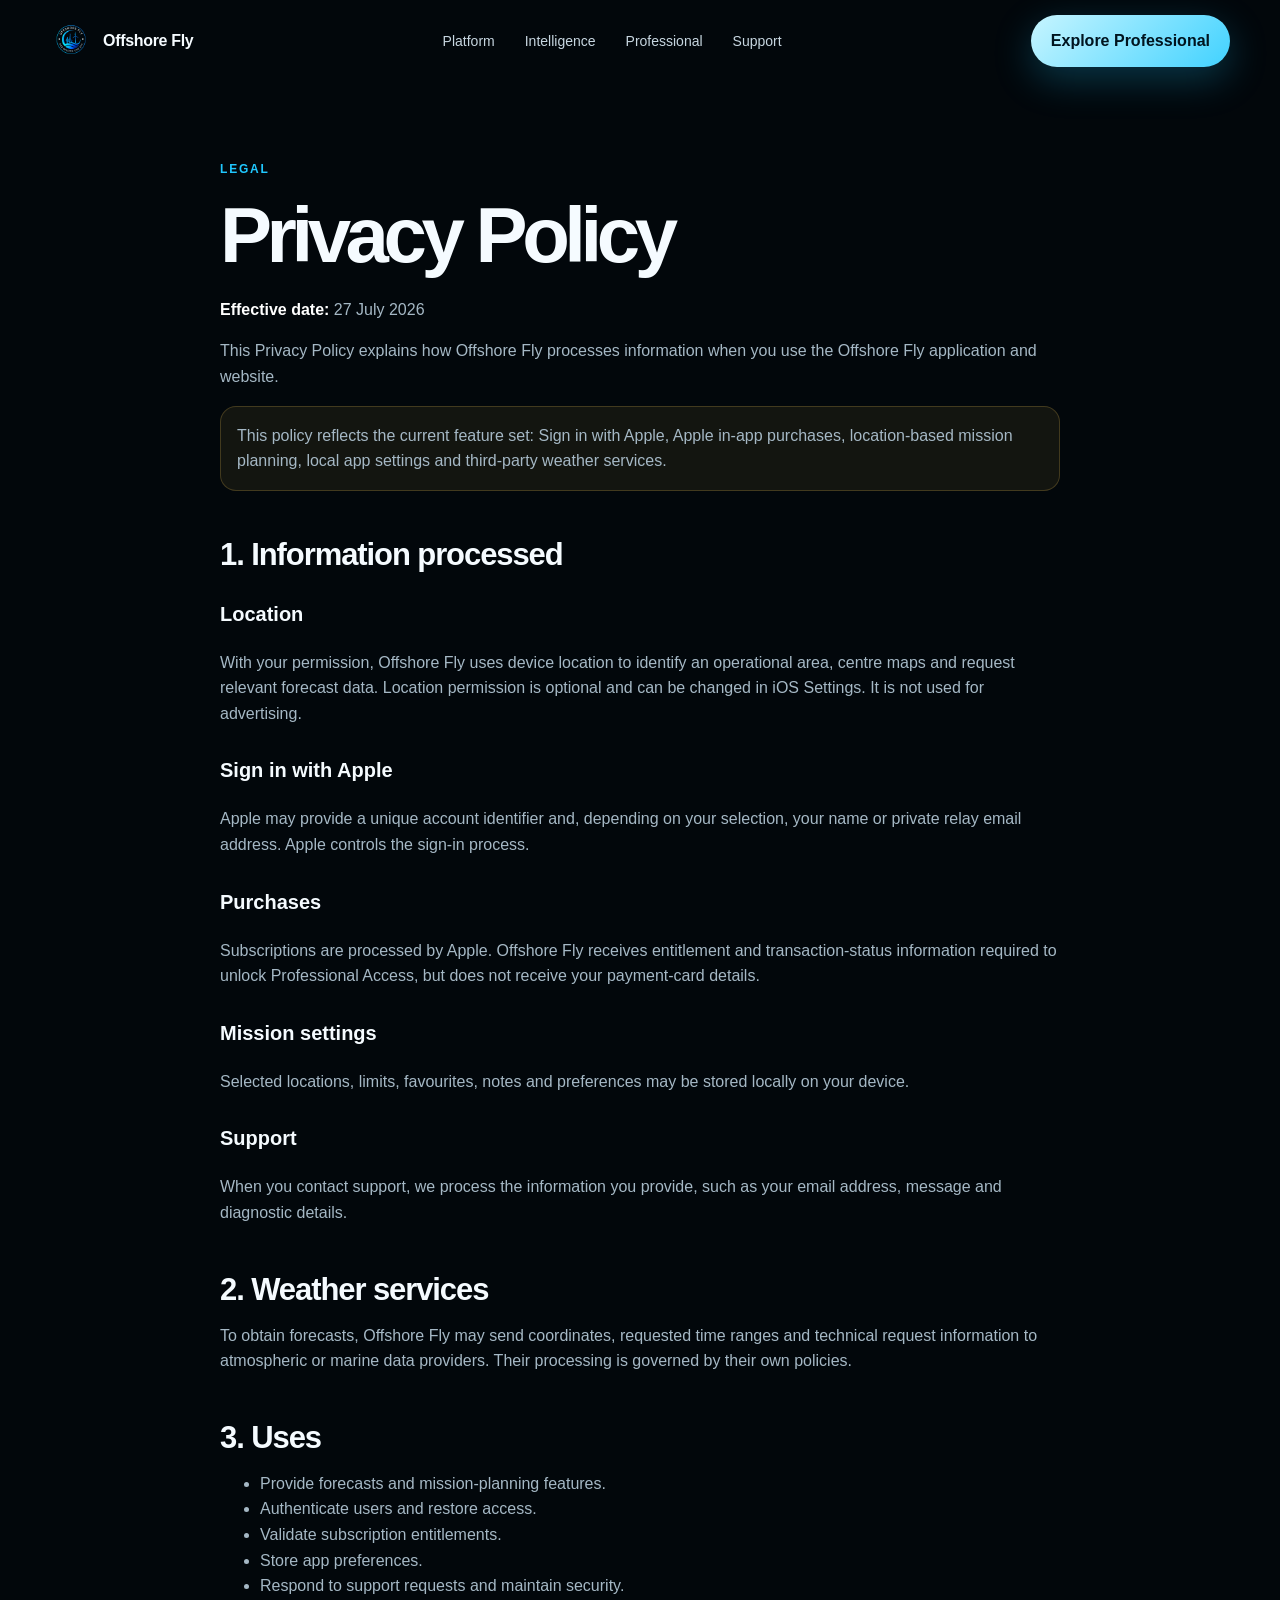
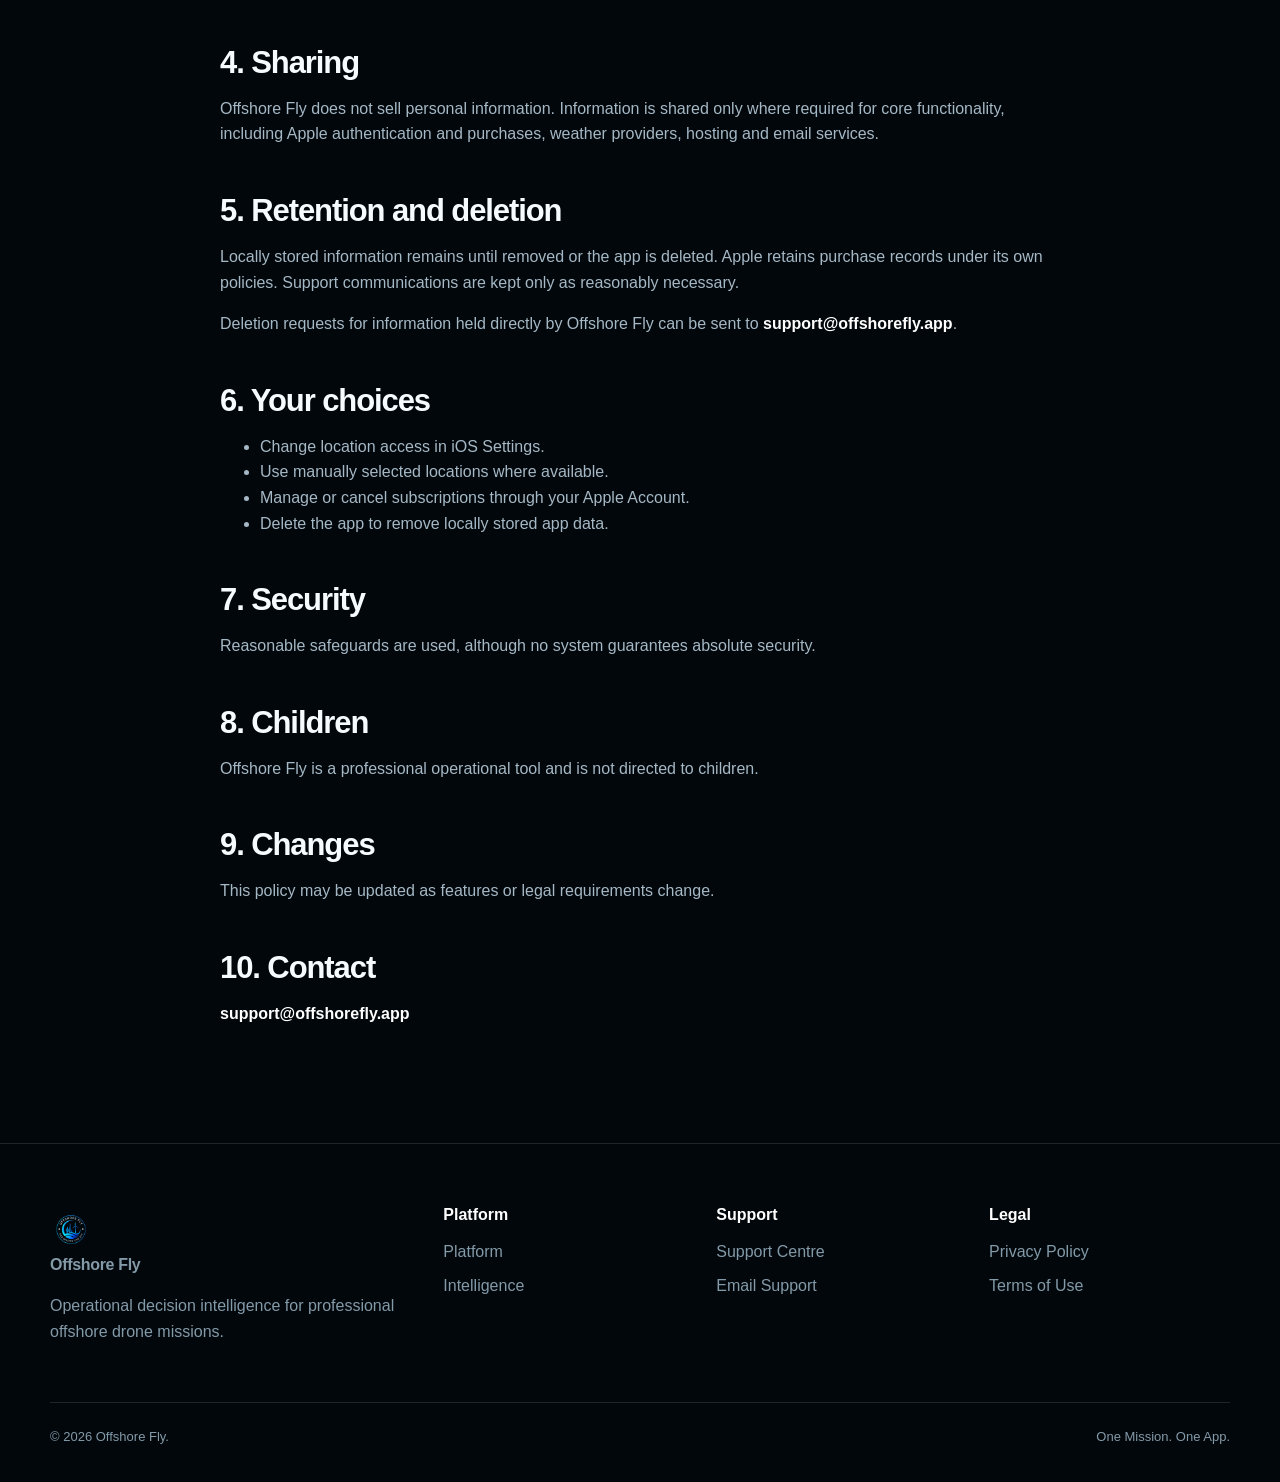
<file: privacy/index.html>
<!doctype html><html lang="en"><head><meta charset="utf-8"><meta name="viewport" content="width=device-width,initial-scale=1"><meta name="theme-color" content="#02070b"><meta name="description" content="Offshore Fly Privacy Policy"><title>Privacy Policy — Offshore Fly</title><link rel="icon" href="../assets/offshorefly-logo.png"><link rel="stylesheet" href="../styles.css"></head><body><nav class="nav scrolled"><div class="container nav-inner"><a class="brand" href="../"><img src="../assets/offshorefly-logo.png" alt="Offshore Fly logo"><span>Offshore Fly</span></a><div class="links"><a href="../#platform">Platform</a><a href="../#intelligence">Intelligence</a><a href="../#professional">Professional</a><a href="../support/">Support</a></div><a class="button" href="../#professional">Explore Professional</a></div></nav><main><article class="legal"><div class="kicker">Legal</div><h1>Privacy Policy</h1><p><strong>Effective date:</strong> 27 July 2026</p><p>This Privacy Policy explains how Offshore Fly processes information when you use the Offshore Fly application and website.</p><p class="notice">This policy reflects the current feature set: Sign in with Apple, Apple in-app purchases, location-based mission planning, local app settings and third-party weather services.</p><h2>1. Information processed</h2><h3>Location</h3><p>With your permission, Offshore Fly uses device location to identify an operational area, centre maps and request relevant forecast data. Location permission is optional and can be changed in iOS Settings. It is not used for advertising.</p><h3>Sign in with Apple</h3><p>Apple may provide a unique account identifier and, depending on your selection, your name or private relay email address. Apple controls the sign-in process.</p><h3>Purchases</h3><p>Subscriptions are processed by Apple. Offshore Fly receives entitlement and transaction-status information required to unlock Professional Access, but does not receive your payment-card details.</p><h3>Mission settings</h3><p>Selected locations, limits, favourites, notes and preferences may be stored locally on your device.</p><h3>Support</h3><p>When you contact support, we process the information you provide, such as your email address, message and diagnostic details.</p><h2>2. Weather services</h2><p>To obtain forecasts, Offshore Fly may send coordinates, requested time ranges and technical request information to atmospheric or marine data providers. Their processing is governed by their own policies.</p><h2>3. Uses</h2><ul><li>Provide forecasts and mission-planning features.</li><li>Authenticate users and restore access.</li><li>Validate subscription entitlements.</li><li>Store app preferences.</li><li>Respond to support requests and maintain security.</li></ul><h2>4. Sharing</h2><p>Offshore Fly does not sell personal information. Information is shared only where required for core functionality, including Apple authentication and purchases, weather providers, hosting and email services.</p><h2>5. Retention and deletion</h2><p>Locally stored information remains until removed or the app is deleted. Apple retains purchase records under its own policies. Support communications are kept only as reasonably necessary.</p><p>Deletion requests for information held directly by Offshore Fly can be sent to <a href="mailto:support@offshorefly.app"><strong>support@offshorefly.app</strong></a>.</p><h2>6. Your choices</h2><ul><li>Change location access in iOS Settings.</li><li>Use manually selected locations where available.</li><li>Manage or cancel subscriptions through your Apple Account.</li><li>Delete the app to remove locally stored app data.</li></ul><h2>7. Security</h2><p>Reasonable safeguards are used, although no system guarantees absolute security.</p><h2>8. Children</h2><p>Offshore Fly is a professional operational tool and is not directed to children.</p><h2>9. Changes</h2><p>This policy may be updated as features or legal requirements change.</p><h2>10. Contact</h2><p><a href="mailto:support@offshorefly.app"><strong>support@offshorefly.app</strong></a></p></article></main><footer class="footer"><div class="container"><div class="footer-grid"><div><a class="brand" href="../"><img src="../assets/offshorefly-logo.png" alt="Offshore Fly logo"><span>Offshore Fly</span></a><p>Operational decision intelligence for professional offshore drone missions.</p></div><div><h4>Platform</h4><a href="../#platform">Platform</a><a href="../#intelligence">Intelligence</a></div><div><h4>Support</h4><a href="../support/">Support Centre</a><a href="mailto:support@offshorefly.app">Email Support</a></div><div><h4>Legal</h4><a href="../privacy/">Privacy Policy</a><a href="../terms/">Terms of Use</a></div></div><div class="bottom"><span>© <span data-year></span> Offshore Fly.</span><span>One Mission. One App.</span></div></div></footer><script src="../script.js"></script></body></html>
</file>
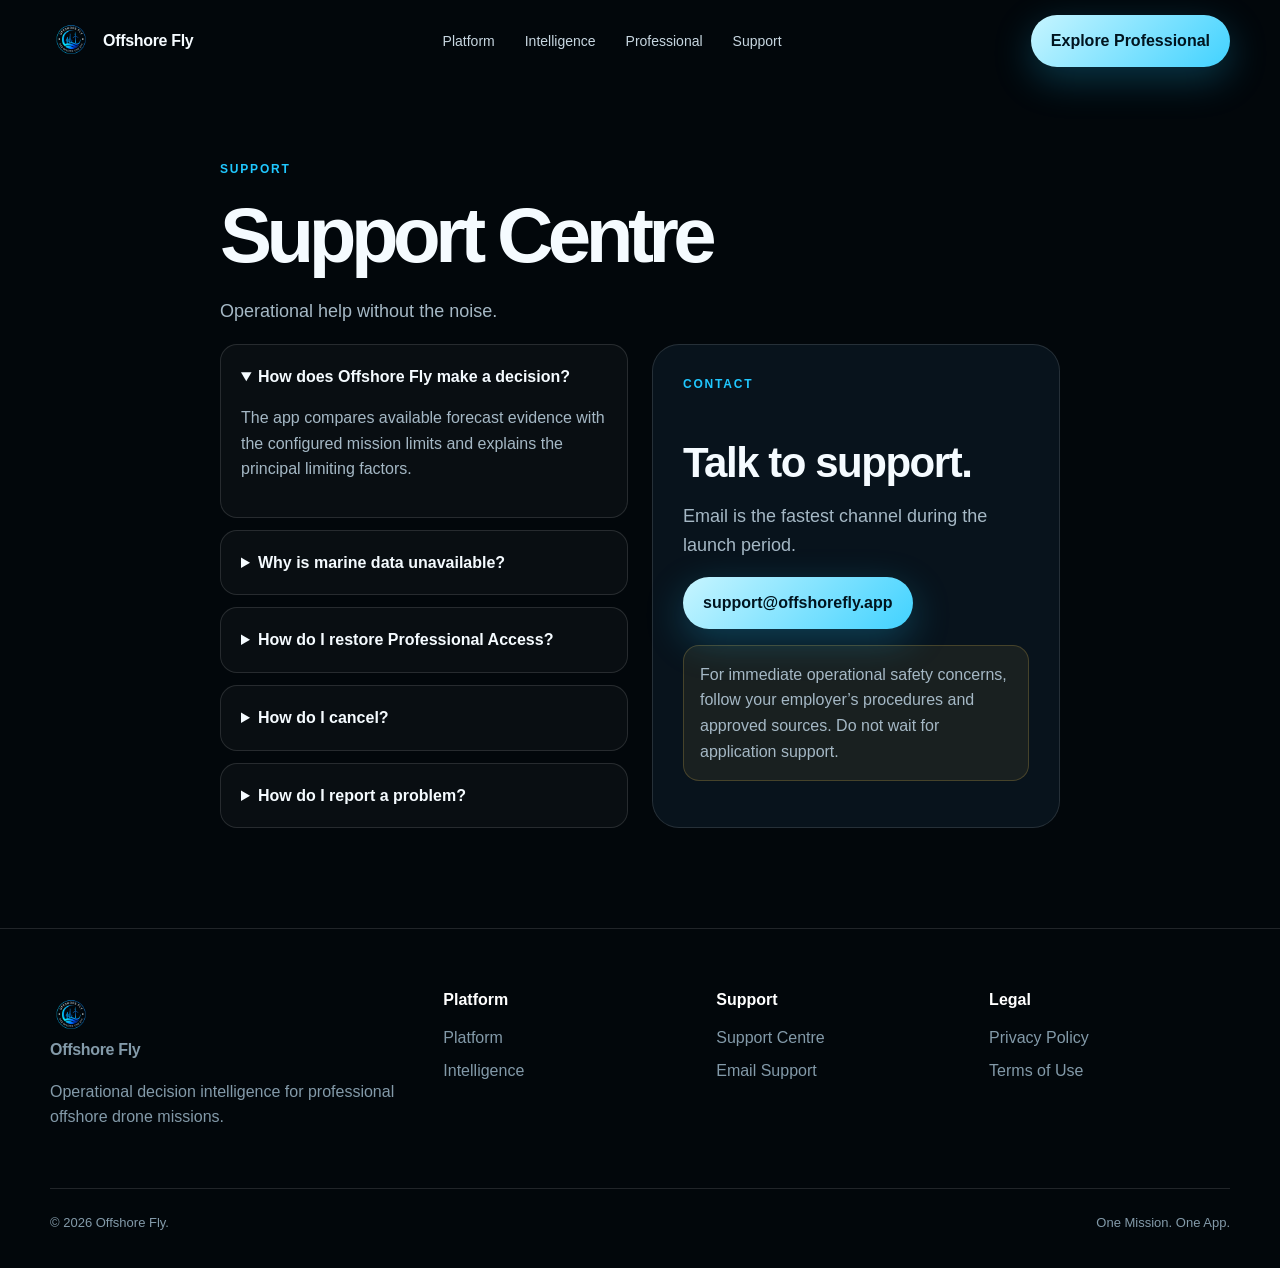
<file: support/index.html>
<!doctype html><html lang="en"><head><meta charset="utf-8"><meta name="viewport" content="width=device-width,initial-scale=1"><meta name="theme-color" content="#02070b"><meta name="description" content="Offshore Fly support"><title>Support — Offshore Fly</title><link rel="icon" href="../assets/offshorefly-logo.png"><link rel="stylesheet" href="../styles.css"></head><body><nav class="nav scrolled"><div class="container nav-inner"><a class="brand" href="../"><img src="../assets/offshorefly-logo.png" alt="Offshore Fly logo"><span>Offshore Fly</span></a><div class="links"><a href="../#platform">Platform</a><a href="../#intelligence">Intelligence</a><a href="../#professional">Professional</a><a href="../support/">Support</a></div><a class="button" href="../#professional">Explore Professional</a></div></nav><main><article class="legal"><div class="kicker">Support</div><h1>Support Centre</h1><p class="lead">Operational help without the noise.</p><div class="support-grid"><div class="faq"><details open><summary>How does Offshore Fly make a decision?</summary><p>The app compares available forecast evidence with the configured mission limits and explains the principal limiting factors.</p></details><details><summary>Why is marine data unavailable?</summary><p>Wave information is shown only when the data provider returns valid marine coverage. Offshore Fly does not fabricate wave values.</p></details><details><summary>How do I restore Professional Access?</summary><p>Open Professional Licence and select Restore Purchases while signed in with the Apple Account used for the subscription.</p></details><details><summary>How do I cancel?</summary><p>Open iPhone Settings, tap your name, choose Subscriptions and select Offshore Fly.</p></details><details><summary>How do I report a problem?</summary><p>Include the app version, iOS version, device, selected location, forecast time and relevant screenshots.</p></details></div><div class="contact"><div class="kicker">Contact</div><h2 style="font-size:42px">Talk to support.</h2><p class="lead">Email is the fastest channel during the launch period.</p><p><a class="button" href="mailto:support@offshorefly.app?subject=Offshore%20Fly%20Support">support@offshorefly.app</a></p><p class="notice">For immediate operational safety concerns, follow your employer’s procedures and approved sources. Do not wait for application support.</p></div></div></article></main><footer class="footer"><div class="container"><div class="footer-grid"><div><a class="brand" href="../"><img src="../assets/offshorefly-logo.png" alt="Offshore Fly logo"><span>Offshore Fly</span></a><p>Operational decision intelligence for professional offshore drone missions.</p></div><div><h4>Platform</h4><a href="../#platform">Platform</a><a href="../#intelligence">Intelligence</a></div><div><h4>Support</h4><a href="../support/">Support Centre</a><a href="mailto:support@offshorefly.app">Email Support</a></div><div><h4>Legal</h4><a href="../privacy/">Privacy Policy</a><a href="../terms/">Terms of Use</a></div></div><div class="bottom"><span>© <span data-year></span> Offshore Fly.</span><span>One Mission. One App.</span></div></div></footer><script src="../script.js"></script></body></html>
</file>
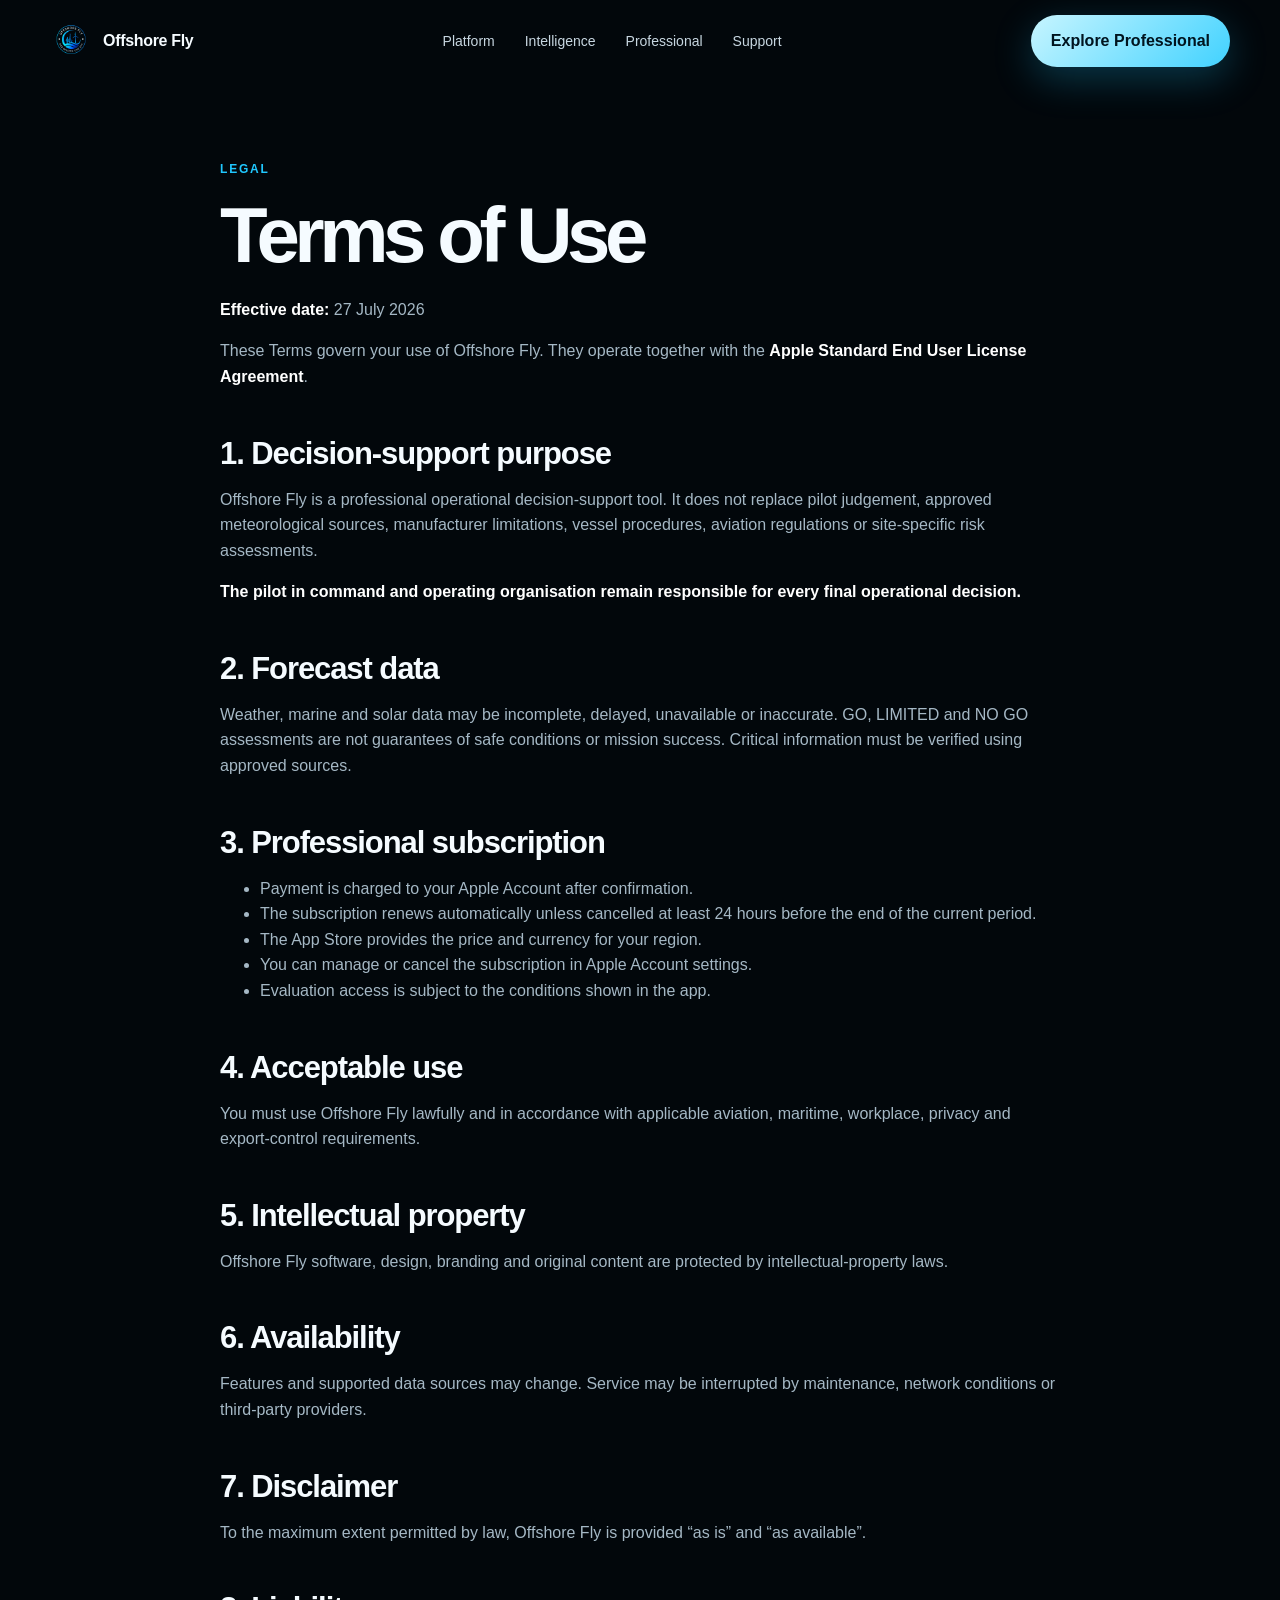
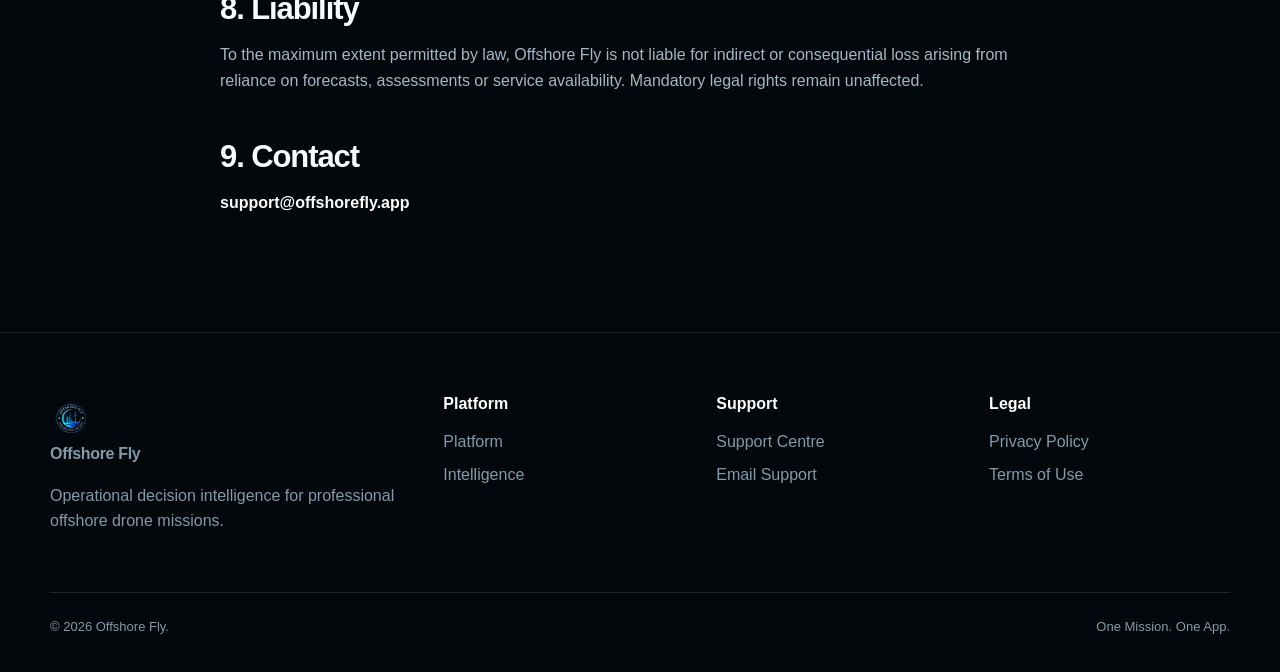
<file: terms/index.html>
<!doctype html><html lang="en"><head><meta charset="utf-8"><meta name="viewport" content="width=device-width,initial-scale=1"><meta name="theme-color" content="#02070b"><meta name="description" content="Offshore Fly Terms of Use"><title>Terms of Use — Offshore Fly</title><link rel="icon" href="../assets/offshorefly-logo.png"><link rel="stylesheet" href="../styles.css"></head><body><nav class="nav scrolled"><div class="container nav-inner"><a class="brand" href="../"><img src="../assets/offshorefly-logo.png" alt="Offshore Fly logo"><span>Offshore Fly</span></a><div class="links"><a href="../#platform">Platform</a><a href="../#intelligence">Intelligence</a><a href="../#professional">Professional</a><a href="../support/">Support</a></div><a class="button" href="../#professional">Explore Professional</a></div></nav><main><article class="legal"><div class="kicker">Legal</div><h1>Terms of Use</h1><p><strong>Effective date:</strong> 27 July 2026</p><p>These Terms govern your use of Offshore Fly. They operate together with the <a href="https://www.apple.com/legal/internet-services/itunes/dev/stdeula/"><strong>Apple Standard End User License Agreement</strong></a>.</p><h2>1. Decision-support purpose</h2><p>Offshore Fly is a professional operational decision-support tool. It does not replace pilot judgement, approved meteorological sources, manufacturer limitations, vessel procedures, aviation regulations or site-specific risk assessments.</p><p><strong>The pilot in command and operating organisation remain responsible for every final operational decision.</strong></p><h2>2. Forecast data</h2><p>Weather, marine and solar data may be incomplete, delayed, unavailable or inaccurate. GO, LIMITED and NO GO assessments are not guarantees of safe conditions or mission success. Critical information must be verified using approved sources.</p><h2>3. Professional subscription</h2><ul><li>Payment is charged to your Apple Account after confirmation.</li><li>The subscription renews automatically unless cancelled at least 24 hours before the end of the current period.</li><li>The App Store provides the price and currency for your region.</li><li>You can manage or cancel the subscription in Apple Account settings.</li><li>Evaluation access is subject to the conditions shown in the app.</li></ul><h2>4. Acceptable use</h2><p>You must use Offshore Fly lawfully and in accordance with applicable aviation, maritime, workplace, privacy and export-control requirements.</p><h2>5. Intellectual property</h2><p>Offshore Fly software, design, branding and original content are protected by intellectual-property laws.</p><h2>6. Availability</h2><p>Features and supported data sources may change. Service may be interrupted by maintenance, network conditions or third-party providers.</p><h2>7. Disclaimer</h2><p>To the maximum extent permitted by law, Offshore Fly is provided “as is” and “as available”.</p><h2>8. Liability</h2><p>To the maximum extent permitted by law, Offshore Fly is not liable for indirect or consequential loss arising from reliance on forecasts, assessments or service availability. Mandatory legal rights remain unaffected.</p><h2>9. Contact</h2><p><a href="mailto:support@offshorefly.app"><strong>support@offshorefly.app</strong></a></p></article></main><footer class="footer"><div class="container"><div class="footer-grid"><div><a class="brand" href="../"><img src="../assets/offshorefly-logo.png" alt="Offshore Fly logo"><span>Offshore Fly</span></a><p>Operational decision intelligence for professional offshore drone missions.</p></div><div><h4>Platform</h4><a href="../#platform">Platform</a><a href="../#intelligence">Intelligence</a></div><div><h4>Support</h4><a href="../support/">Support Centre</a><a href="mailto:support@offshorefly.app">Email Support</a></div><div><h4>Legal</h4><a href="../privacy/">Privacy Policy</a><a href="../terms/">Terms of Use</a></div></div><div class="bottom"><span>© <span data-year></span> Offshore Fly.</span><span>One Mission. One App.</span></div></div></footer><script src="../script.js"></script></body></html>
</file>
<file: styles.css>
:root{--bg:#02070b;--panel:#08131c;--text:#f5fbff;--muted:#a7bbc8;--line:rgba(255,255,255,.12);--cyan:#20c8ff;--blue:#136dff;--green:#56f0be;--shadow:0 30px 100px rgba(0,0,0,.45)}
*{box-sizing:border-box}html{scroll-behavior:smooth}body{margin:0;background:#02070b;color:var(--text);font:16px/1.6 -apple-system,BlinkMacSystemFont,"SF Pro Display","Segoe UI",sans-serif;overflow-x:hidden}a{color:inherit;text-decoration:none}img{display:block;max-width:100%}.container{width:min(1180px,calc(100% - 36px));margin:auto}.nav{position:fixed;z-index:30;top:0;left:0;right:0;border-bottom:1px solid transparent;transition:.3s}.nav.scrolled{background:rgba(2,7,11,.78);backdrop-filter:blur(24px);border-color:var(--line)}.nav-inner{height:82px;display:flex;align-items:center;justify-content:space-between}.brand{display:flex;align-items:center;gap:11px;font-weight:760;letter-spacing:-.02em}.brand img{width:42px;height:42px;object-fit:contain}.links{display:flex;align-items:center;gap:30px;color:#c7d6e0;font-size:14px}.links a:hover{color:#fff}.button{display:inline-flex;align-items:center;justify-content:center;padding:13px 20px;border-radius:999px;font-weight:750;background:linear-gradient(135deg,#c7f5ff,#41d2ff);color:#00141f;box-shadow:0 12px 38px rgba(32,200,255,.25);transition:.25s}.button:hover{transform:translateY(-2px)}.button.secondary{background:rgba(255,255,255,.07);color:white;border:1px solid var(--line);box-shadow:none}.hero{position:relative;min-height:100svh;display:grid;place-items:center;isolation:isolate;overflow:hidden}.hero video,.hero .poster{position:absolute;z-index:-3;inset:0;width:100%;height:100%;object-fit:cover}.hero::before{content:"";position:absolute;z-index:-2;inset:0;background:linear-gradient(90deg,rgba(1,5,9,.92) 0%,rgba(1,5,9,.58) 46%,rgba(1,5,9,.25) 75%),linear-gradient(180deg,rgba(2,7,11,.15),rgba(2,7,11,.1) 60%,#02070b)}.hero::after{content:"";position:absolute;z-index:-1;inset:auto 0 0;height:32%;background:linear-gradient(transparent,#02070b)}.hero-content{padding-top:105px;width:100%}.hero-grid{display:grid;grid-template-columns:1.08fr .92fr;align-items:center;gap:70px}.hero-logo{width:154px;filter:drop-shadow(0 18px 40px rgba(0,0,0,.45));margin-bottom:20px}.eyebrow{display:inline-flex;align-items:center;gap:9px;font-size:12px;letter-spacing:.13em;text-transform:uppercase;font-weight:800;color:#d8f8ff}.eyebrow::before{content:"";width:8px;height:8px;border-radius:50%;background:var(--green);box-shadow:0 0 18px var(--green)}h1{font-size:clamp(58px,7.5vw,104px);line-height:.93;letter-spacing:-.07em;margin:20px 0 25px;max-width:830px}.gradient{background:linear-gradient(120deg,#fff 12%,#c7f4ff 48%,#45cfff 82%);-webkit-background-clip:text;background-clip:text;color:transparent}.hero p{font-size:20px;max-width:680px;color:#c1d1dc}.actions{display:flex;flex-wrap:wrap;gap:12px;margin-top:34px}.trust{display:flex;flex-wrap:wrap;gap:22px;margin-top:30px;color:#9cb0bd;font-size:13px}.trust strong{color:white}.floating-panel{justify-self:end;width:min(430px,100%);padding:22px;border-radius:29px;background:rgba(5,16,24,.62);backdrop-filter:blur(22px);border:1px solid rgba(255,255,255,.16);box-shadow:var(--shadow);transform:translateY(40px)}.panel-top{display:flex;justify-content:space-between;align-items:center}.status{color:var(--green);font-size:12px;font-weight:850;letter-spacing:.12em}.go{font-size:58px;font-weight:850;letter-spacing:-.05em;margin:8px 0}.panel-grid{display:grid;grid-template-columns:repeat(3,1fr);gap:9px}.metric{padding:14px 12px;border-radius:17px;background:rgba(255,255,255,.055)}.metric small{display:block;color:#91a7b6;font-size:10px;letter-spacing:.08em}.metric b{display:block;margin-top:5px}.section{padding:118px 0}.section-head{max-width:780px;margin-bottom:50px}.kicker{font-size:12px;text-transform:uppercase;letter-spacing:.15em;color:var(--cyan);font-weight:820}h2{font-size:clamp(42px,5.4vw,72px);line-height:1;letter-spacing:-.06em;margin:14px 0 18px}.lead{color:var(--muted);font-size:18px}.feature-grid{display:grid;grid-template-columns:repeat(3,1fr);gap:18px}.card{padding:30px;border-radius:26px;background:linear-gradient(145deg,rgba(13,31,44,.9),rgba(5,15,23,.92));border:1px solid var(--line);box-shadow:0 20px 60px rgba(0,0,0,.14)}.card-num{color:#60d9ff;font-size:12px;font-weight:800}.card h3{font-size:22px;margin:18px 0 8px}.card p{color:#93a8b6;margin:0}.showcase{display:grid;grid-template-columns:.85fr 1.15fr;gap:54px;align-items:center}.phone-stage{position:relative;min-height:650px}.phone{position:absolute;width:290px;border-radius:47px;padding:10px;background:linear-gradient(145deg,#75828a,#11191f 28%,#020304 75%);box-shadow:0 45px 110px rgba(0,0,0,.55),inset 0 0 0 1px rgba(255,255,255,.28)}.phone img{border-radius:38px}.p1{left:4%;top:10%;transform:rotate(-7deg)}.p2{left:31%;top:0;z-index:3}.p3{right:0;top:13%;transform:rotate(8deg)}.intelligence{background:radial-gradient(circle at 85% 22%,rgba(19,109,255,.2),transparent 34%),linear-gradient(180deg,#02070b,#06121c 50%,#02070b)}.decision-box{padding:30px;border:1px solid rgba(86,240,190,.22);border-radius:30px;background:rgba(8,25,34,.78);box-shadow:var(--shadow)}.decision-head{display:flex;align-items:flex-start;justify-content:space-between}.decision-head .go{color:var(--green)}.score{font-size:42px;font-weight:850}.rows{display:grid;gap:10px;margin-top:22px}.row{display:flex;justify-content:space-between;padding:14px 16px;border-radius:15px;background:rgba(255,255,255,.045);color:#a9bdca}.row b{color:white}.statement{padding:70px 40px;text-align:center;border:1px solid var(--line);border-radius:34px;background:linear-gradient(135deg,rgba(19,109,255,.16),rgba(32,200,255,.05))}.statement p{font-size:clamp(30px,4.3vw,54px);line-height:1.12;letter-spacing:-.05em;margin:0}.professional{display:grid;grid-template-columns:1.15fr .85fr;gap:20px}.price-card{padding:38px;border-radius:30px;background:linear-gradient(145deg,rgba(13,33,47,.94),rgba(4,14,22,.94));border:1px solid var(--line)}.price-card.featured{border-color:rgba(32,200,255,.32);box-shadow:0 30px 90px rgba(19,109,255,.15)}.checks{display:grid;gap:12px;margin:28px 0}.checks div::before{content:"✓";color:var(--green);font-weight:900;margin-right:11px}.notice{padding:16px;border-radius:16px;background:rgba(255,206,87,.07);border:1px solid rgba(255,206,87,.2);color:#ffe6a2}.footer{border-top:1px solid var(--line);padding:58px 0 34px;color:#839aa9}.footer-grid{display:grid;grid-template-columns:1.5fr repeat(3,1fr);gap:32px}.footer h4{color:white;margin:0 0 12px}.footer a{display:block;margin:8px 0}.bottom{display:flex;justify-content:space-between;border-top:1px solid var(--line);padding-top:24px;margin-top:42px;font-size:13px}.legal{width:min(840px,calc(100% - 36px));margin:0 auto;padding:160px 0 100px}.legal h1{font-size:clamp(50px,7vw,78px)}.legal h2{font-size:31px;margin-top:48px;letter-spacing:-.035em}.legal h3{font-size:20px;margin-top:28px}.legal p,.legal li{color:#a5b8c5}.legal strong{color:white}.support-grid{display:grid;grid-template-columns:1fr 1fr;gap:24px}.faq{display:grid;gap:12px}details{padding:19px 20px;border-radius:17px;border:1px solid var(--line);background:rgba(255,255,255,.03)}summary{cursor:pointer;font-weight:760}details p{color:#97adbb}.contact{padding:30px;border-radius:27px;border:1px solid var(--line);background:var(--panel)}.reveal{opacity:0;transform:translateY(22px);transition:.75s ease}.reveal.visible{opacity:1;transform:none}@media(max-width:930px){.links{display:none}.hero-grid,.showcase,.professional,.support-grid{grid-template-columns:1fr}.floating-panel{justify-self:start}.feature-grid{grid-template-columns:1fr 1fr}.phone-stage{margin-top:10px}.footer-grid{grid-template-columns:1fr 1fr}}@media(max-width:640px){.container{width:min(100% - 26px,1180px)}.nav-inner{height:70px}.nav .button{display:none}.hero-content{padding-top:95px}.hero-logo{width:116px}h1{font-size:54px}.hero p{font-size:17px}.floating-panel{transform:none}.feature-grid{grid-template-columns:1fr}.section{padding:84px 0}.phone-stage{min-height:500px;transform:scale(.73);transform-origin:top center;margin-bottom:-130px}.statement{padding:45px 22px}.footer-grid{grid-template-columns:1fr}.bottom{flex-direction:column;gap:8px}}
</file>
